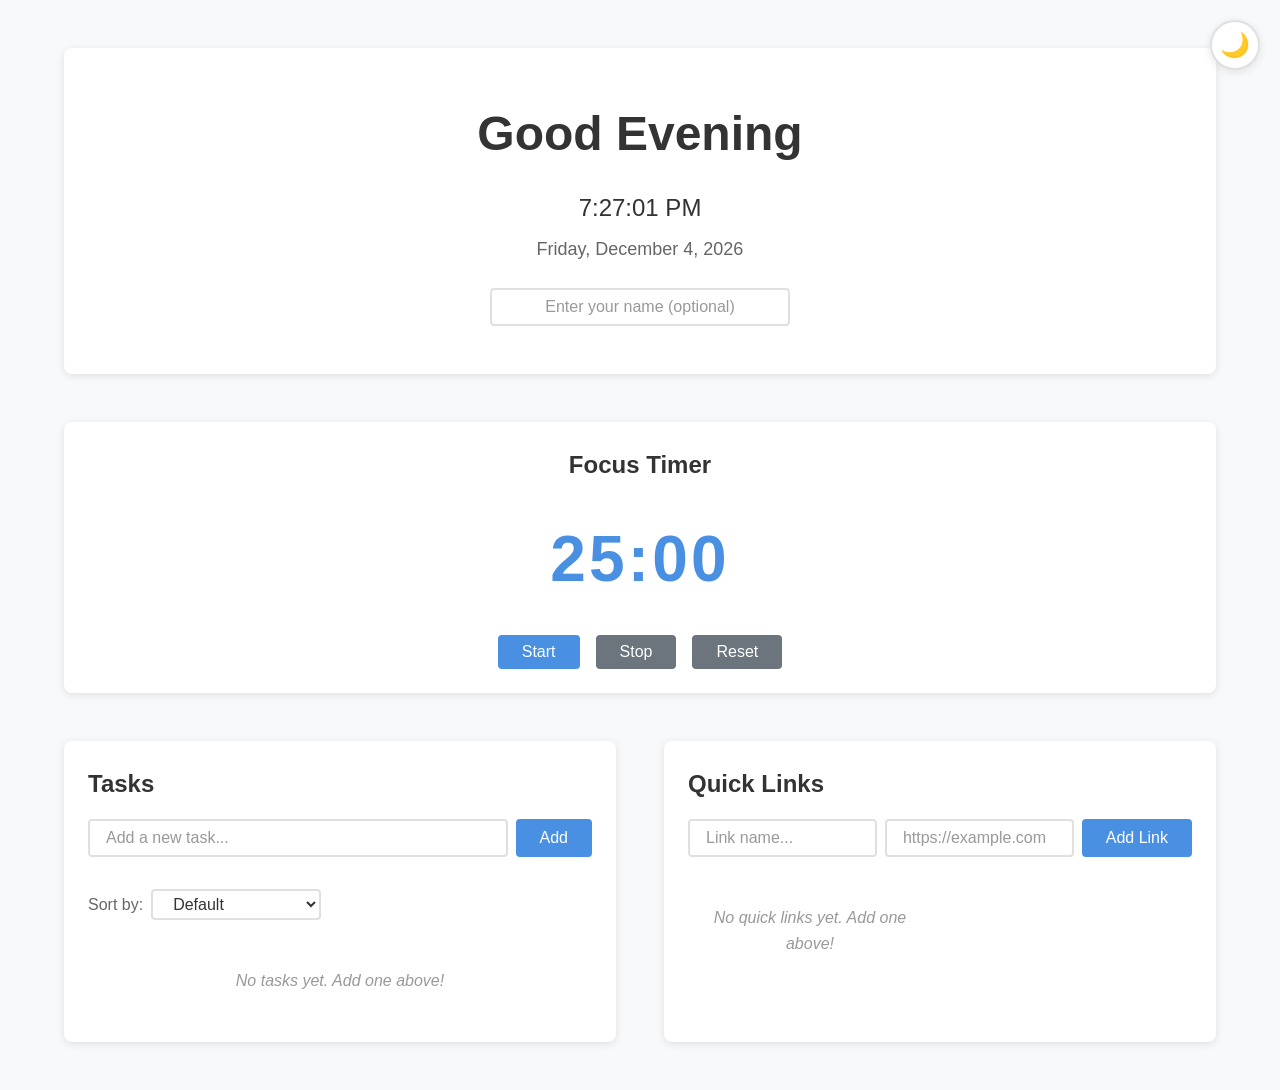
<file: index.html>
<!DOCTYPE html>
<html lang="en">
<head>
    <meta charset="UTF-8">
    <meta name="viewport" content="width=device-width, initial-scale=1.0">
    <meta name="description" content="A personal productivity dashboard with time display, focus timer, task list, and quick links">
    <title>Todo List Life Dashboard</title>
    <link rel="stylesheet" href="css/style.css">
</head>
<body>
    <!-- Theme Toggle Button -->
    <button id="theme-toggle" class="theme-toggle" aria-label="Toggle theme" title="Toggle light/dark theme">
        <span id="theme-icon">🌙</span>
    </button>

    <main class="dashboard">
        <!-- Greeting Display Section -->
        <section class="greeting-section" aria-label="Greeting and time display">
            <div id="greeting-container">
                <h1 id="greeting-text" class="greeting-text"></h1>
                <p id="time-display" class="time-display"></p>
                <p id="date-display" class="date-display"></p>
                <div class="name-input-container">
                    <input 
                        type="text" 
                        id="name-input" 
                        class="name-input" 
                        placeholder="Enter your name (optional)" 
                        aria-label="Your name"
                        autocomplete="off"
                    >
                </div>
            </div>
        </section>

        <!-- Focus Timer Section -->
        <section class="timer-section" aria-label="Focus timer">
            <div id="timer-container">
                <h2 class="section-title">Focus Timer</h2>
                <div id="timer-display" class="timer-display">25:00</div>
                <div class="timer-controls">
                    <button id="timer-start" class="btn btn-primary" aria-label="Start timer">Start</button>
                    <button id="timer-stop" class="btn btn-secondary" aria-label="Stop timer">Stop</button>
                    <button id="timer-reset" class="btn btn-secondary" aria-label="Reset timer">Reset</button>
                </div>
            </div>
        </section>

        <!-- Task List Section -->
        <section class="task-section" aria-label="Task list">
            <div id="task-container">
                <h2 class="section-title">Tasks</h2>
                <form id="task-form" class="task-form">
                    <input 
                        type="text" 
                        id="task-input" 
                        class="task-input" 
                        placeholder="Add a new task..." 
                        aria-label="New task text"
                        autocomplete="off"
                    >
                    <button type="submit" class="btn btn-primary" aria-label="Add task">Add</button>
                </form>
                <div class="task-sort-controls">
                    <label for="task-sort-select" class="sort-label">Sort by:</label>
                    <select id="task-sort-select" class="sort-select" aria-label="Sort tasks">
                        <option value="default">Default</option>
                        <option value="newest">Newest First</option>
                        <option value="oldest">Oldest First</option>
                        <option value="alpha">A-Z</option>
                        <option value="incomplete">Incomplete First</option>
                        <option value="completed">Completed First</option>
                    </select>
                </div>
                <ul id="task-list" class="task-list"></ul>
            </div>
        </section>

        <!-- Quick Links Section -->
        <section class="links-section" aria-label="Quick links">
            <div id="links-container">
                <h2 class="section-title">Quick Links</h2>
                <form id="link-form" class="link-form">
                    <input 
                        type="text" 
                        id="link-name-input" 
                        class="link-input" 
                        placeholder="Link name..." 
                        aria-label="Link name"
                        autocomplete="off"
                    >
                    <input 
                        type="url" 
                        id="link-url-input" 
                        class="link-input" 
                        placeholder="https://example.com" 
                        aria-label="Link URL"
                        autocomplete="off"
                    >
                    <button type="submit" class="btn btn-primary" aria-label="Add link">Add Link</button>
                </form>
                <div id="links-list" class="links-list"></div>
            </div>
        </section>
    </main>

    <script src="js/app.js"></script>
</body>
</html>
</file>
<file: css/style.css>
/* CSS Reset and Base Styles */
*,
*::before,
*::after {
  box-sizing: border-box;
  margin: 0;
  padding: 0;
}

/* Root Variables for Consistent Design */
:root {
  /* Theme Colors - Light Mode (Default) */
  --bg-primary: #f8f9fa;
  --bg-secondary: #ffffff;
  --text-primary: #333333;
  --text-secondary: #666666;
  --border-color: #e0e0e0;
  --accent-color: #4a90e2;
  
  /* Additional Color Variables */
  --color-primary: #4a90e2;
  --color-primary-hover: #357abd;
  --color-primary-active: #2868a8;
  --color-secondary: #6c757d;
  --color-secondary-hover: #5a6268;
  --color-success: #28a745;
  --color-danger: #dc3545;
  --color-danger-hover: #c82333;
  --color-text-light: #666666;
  --color-text-muted: #999999;
  --color-shadow: rgba(0, 0, 0, 0.1);
  --color-hover-bg: #e9ecef;
  
  --font-family: -apple-system, BlinkMacSystemFont, 'Segoe UI', Roboto, 'Helvetica Neue', Arial, sans-serif;
  --font-size-base: 16px;
  --font-size-small: 14px;
  --font-size-large: 18px;
  --font-size-xlarge: 24px;
  --font-size-xxlarge: 48px;
  
  --spacing-xs: 4px;
  --spacing-sm: 8px;
  --spacing-md: 16px;
  --spacing-lg: 24px;
  --spacing-xl: 32px;
  --spacing-xxl: 48px;
  
  --border-radius: 8px;
  --border-radius-sm: 4px;
  --transition: all 0.2s ease;
  
  /* Smooth theme transitions */
  transition: background-color 0.3s ease, color 0.3s ease;
}

/* Dark Theme Overrides */
.dark-theme {
  --bg-primary: #1a1a1a;
  --bg-secondary: #2d2d2d;
  --text-primary: #e0e0e0;
  --text-secondary: #a0a0a0;
  --border-color: #444444;
  --accent-color: #6ab0f3;
  
  --color-primary: #6ab0f3;
  --color-primary-hover: #8ac4f5;
  --color-primary-active: #4a9ae0;
  --color-text-light: #a0a0a0;
  --color-text-muted: #707070;
  --color-shadow: rgba(0, 0, 0, 0.3);
  --color-hover-bg: #3a3a3a;
}

/* Base Typography */
html {
  font-size: var(--font-size-base);
  line-height: 1.6;
}

body {
  font-family: var(--font-family);
  color: var(--text-primary);
  background-color: var(--bg-primary);
  min-height: 100vh;
  -webkit-font-smoothing: antialiased;
  -moz-osx-font-smoothing: grayscale;
  transition: background-color 0.3s ease, color 0.3s ease;
}

/* Main Dashboard Layout */
.dashboard {
  max-width: 1200px;
  margin: 0 auto;
  padding: var(--spacing-xl) var(--spacing-md);
  display: grid;
  grid-template-columns: 1fr;
  gap: var(--spacing-xl);
}

/* Section Styling */
section {
  background-color: var(--bg-secondary);
  border-radius: var(--border-radius);
  padding: var(--spacing-lg);
  box-shadow: 0 2px 8px var(--color-shadow);
  transition: background-color 0.3s ease;
}

.section-title {
  font-size: var(--font-size-xlarge);
  font-weight: 600;
  color: var(--text-primary);
  margin-bottom: var(--spacing-md);
  transition: color 0.3s ease;
}

/* Greeting Section */
.greeting-section {
  text-align: center;
  padding: var(--spacing-xxl) var(--spacing-lg);
}

.greeting-text {
  font-size: var(--font-size-xxlarge);
  font-weight: 700;
  color: var(--text-primary);
  margin-bottom: var(--spacing-md);
  transition: color 0.3s ease;
}

.time-display {
  font-size: var(--font-size-xlarge);
  font-weight: 500;
  color: var(--text-primary);
  margin-bottom: var(--spacing-sm);
  transition: color 0.3s ease;
}

.date-display {
  font-size: var(--font-size-large);
  color: var(--text-secondary);
  margin-bottom: var(--spacing-lg);
  transition: color 0.3s ease;
}

.name-input-container {
  margin-top: var(--spacing-lg);
  display: flex;
  justify-content: center;
}

.name-input {
  max-width: 300px;
  width: 100%;
  padding: var(--spacing-sm) var(--spacing-md);
  font-size: var(--font-size-base);
  font-family: var(--font-family);
  border: 2px solid var(--border-color);
  border-radius: var(--border-radius-sm);
  outline: none;
  transition: var(--transition);
  background-color: var(--bg-secondary);
  color: var(--text-primary);
  text-align: center;
}

.name-input:focus {
  border-color: var(--accent-color);
  box-shadow: 0 0 0 3px rgba(74, 144, 226, 0.1);
}

.name-input::placeholder {
  color: var(--color-text-muted);
}

/* Focus Timer Section */
.timer-section {
  text-align: center;
}

.timer-display {
  font-size: 64px;
  font-weight: 700;
  color: var(--color-primary);
  margin: var(--spacing-lg) 0;
  font-variant-numeric: tabular-nums;
  letter-spacing: 0.05em;
}

.timer-controls {
  display: flex;
  gap: var(--spacing-md);
  justify-content: center;
  flex-wrap: wrap;
}

/* Button Styles */
.btn {
  padding: var(--spacing-sm) var(--spacing-lg);
  font-size: var(--font-size-base);
  font-weight: 500;
  font-family: var(--font-family);
  border: none;
  border-radius: var(--border-radius-sm);
  cursor: pointer;
  transition: var(--transition);
  outline: none;
}

.btn:focus-visible {
  outline: 2px solid var(--accent-color);
  outline-offset: 2px;
}

.btn-primary {
  background-color: var(--color-primary);
  color: var(--bg-secondary);
}

.btn-primary:hover {
  background-color: var(--color-primary-hover);
  transform: translateY(-1px);
  box-shadow: 0 4px 8px var(--color-shadow);
}

.btn-primary:active {
  background-color: var(--color-primary-active);
  transform: translateY(0);
  box-shadow: 0 2px 4px var(--color-shadow);
}

.btn-secondary {
  background-color: var(--color-secondary);
  color: var(--bg-secondary);
}

.btn-secondary:hover {
  background-color: var(--color-secondary-hover);
  transform: translateY(-1px);
  box-shadow: 0 4px 8px var(--color-shadow);
}

.btn-secondary:active {
  transform: translateY(0);
  box-shadow: 0 2px 4px var(--color-shadow);
}

/* Task Section */
.task-form {
  display: flex;
  gap: var(--spacing-sm);
  margin-bottom: var(--spacing-lg);
}

.task-input {
  flex: 1;
  padding: var(--spacing-sm) var(--spacing-md);
  font-size: var(--font-size-base);
  font-family: var(--font-family);
  border: 2px solid var(--border-color);
  border-radius: var(--border-radius-sm);
  outline: none;
  transition: var(--transition);
  background-color: var(--bg-secondary);
  color: var(--text-primary);
}

.task-input:focus {
  border-color: var(--accent-color);
  box-shadow: 0 0 0 3px rgba(74, 144, 226, 0.1);
}

.task-input::placeholder {
  color: var(--color-text-muted);
}

.task-sort-controls {
  display: flex;
  align-items: center;
  gap: var(--spacing-sm);
  margin-bottom: var(--spacing-md);
  padding: var(--spacing-sm) 0;
}

.sort-label {
  font-size: var(--font-size-base);
  font-weight: 500;
  color: var(--text-secondary);
  transition: color 0.3s ease;
}

.sort-select {
  padding: var(--spacing-xs) var(--spacing-md);
  font-size: var(--font-size-base);
  font-family: var(--font-family);
  border: 2px solid var(--border-color);
  border-radius: var(--border-radius-sm);
  background-color: var(--bg-secondary);
  color: var(--text-primary);
  cursor: pointer;
  outline: none;
  transition: var(--transition);
}

.sort-select:hover {
  border-color: var(--accent-color);
}

.sort-select:focus {
  border-color: var(--accent-color);
  box-shadow: 0 0 0 3px rgba(74, 144, 226, 0.1);
}

.task-list {
  list-style: none;
  display: flex;
  flex-direction: column;
  gap: var(--spacing-sm);
}

.task-empty {
  color: var(--color-text-muted);
  font-style: italic;
  text-align: center;
  padding: var(--spacing-lg);
  list-style: none;
}

.task-item {
  display: flex;
  align-items: center;
  gap: var(--spacing-md);
  padding: var(--spacing-md);
  background-color: var(--bg-primary);
  border-radius: var(--border-radius-sm);
  transition: var(--transition);
}

.task-item:hover {
  background-color: var(--color-hover-bg);
  transform: translateX(4px);
}

.task-item.completed .task-text {
  text-decoration: line-through;
  color: var(--color-text-muted);
}

.task-checkbox {
  width: 20px;
  height: 20px;
  cursor: pointer;
  accent-color: var(--color-success);
}

.task-text {
  flex: 1;
  font-size: var(--font-size-base);
  color: var(--text-primary);
  word-break: break-word;
  transition: color 0.3s ease;
}

.task-edit-input {
  flex: 1;
  padding: var(--spacing-xs) var(--spacing-sm);
  font-size: var(--font-size-base);
  font-family: var(--font-family);
  border: 2px solid var(--accent-color);
  border-radius: var(--border-radius-sm);
  outline: none;
  background-color: var(--bg-secondary);
  color: var(--text-primary);
}

.btn-delete {
  width: 28px;
  height: 28px;
  padding: 0;
  font-size: 20px;
  line-height: 1;
  background-color: transparent;
  color: var(--color-danger);
  border: none;
  border-radius: var(--border-radius-sm);
  cursor: pointer;
  transition: var(--transition);
  display: flex;
  align-items: center;
  justify-content: center;
}

.btn-delete:hover {
  background-color: var(--color-danger);
  color: var(--color-white);
  transform: scale(1.1);
}

.btn-delete:active {
  transform: scale(1);
}

.task-actions {
  display: flex;
  gap: var(--spacing-sm);
}

.btn-icon {
  padding: var(--spacing-xs) var(--spacing-sm);
  font-size: var(--font-size-small);
  background-color: transparent;
  color: var(--text-secondary);
  border: 1px solid var(--border-color);
  border-radius: var(--border-radius-sm);
  cursor: pointer;
  transition: var(--transition);
}

.btn-icon:hover {
  background-color: var(--bg-primary);
  color: var(--text-primary);
  border-color: var(--text-secondary);
}

.btn-icon.delete:hover {
  background-color: var(--color-danger);
  color: var(--bg-secondary);
  border-color: var(--color-danger);
}

/* Quick Links Section */
.link-form {
  display: flex;
  gap: var(--spacing-sm);
  margin-bottom: var(--spacing-lg);
  flex-wrap: wrap;
}

.link-input {
  flex: 1;
  min-width: 150px;
  padding: var(--spacing-sm) var(--spacing-md);
  font-size: var(--font-size-base);
  font-family: var(--font-family);
  border: 2px solid var(--border-color);
  border-radius: var(--border-radius-sm);
  outline: none;
  transition: var(--transition);
  background-color: var(--bg-secondary);
  color: var(--text-primary);
}

.link-input:focus {
  border-color: var(--accent-color);
  box-shadow: 0 0 0 3px rgba(74, 144, 226, 0.1);
}

.link-input::placeholder {
  color: var(--color-text-muted);
}

.links-list {
  display: grid;
  grid-template-columns: repeat(auto-fill, minmax(200px, 1fr));
  gap: var(--spacing-md);
}

.links-empty {
  color: var(--color-text-muted);
  font-style: italic;
  text-align: center;
  padding: var(--spacing-lg);
}

.link-item {
  position: relative;
  display: flex;
  align-items: center;
  gap: var(--spacing-sm);
  padding: var(--spacing-sm);
  background-color: var(--bg-primary);
  border-radius: var(--border-radius-sm);
  transition: var(--transition);
}

.link-item:hover {
  background-color: var(--color-hover-bg);
}

.btn-link {
  flex: 1;
  padding: var(--spacing-md);
  font-size: var(--font-size-base);
  font-weight: 500;
  font-family: var(--font-family);
  background-color: var(--color-primary);
  color: var(--bg-secondary);
  border: none;
  border-radius: var(--border-radius-sm);
  cursor: pointer;
  transition: var(--transition);
  text-align: center;
  text-decoration: none;
  word-break: break-word;
}

.btn-link:hover {
  background-color: var(--color-primary-hover);
  transform: translateY(-2px);
  box-shadow: 0 4px 12px var(--color-shadow);
}

.btn-link:active {
  background-color: var(--color-primary-active);
  transform: translateY(0);
  box-shadow: 0 2px 4px var(--color-shadow);
}

.btn-delete-link {
  width: 28px;
  height: 28px;
  padding: 0;
  font-size: 20px;
  line-height: 1;
  background-color: transparent;
  color: var(--color-danger);
  border: none;
  border-radius: var(--border-radius-sm);
  cursor: pointer;
  transition: var(--transition);
  display: flex;
  align-items: center;
  justify-content: center;
}

.btn-delete-link:hover {
  background-color: var(--color-danger);
  color: var(--color-white);
  transform: scale(1.1);
}

.btn-delete-link:active {
  transform: scale(1);
}

/* Responsive Design */
@media (min-width: 768px) {
  .dashboard {
    grid-template-columns: 1fr 1fr;
    padding: var(--spacing-xxl) var(--spacing-lg);
  }
  
  .greeting-section {
    grid-column: 1 / -1;
  }
  
  .timer-section {
    grid-column: 1 / -1;
  }
}

@media (min-width: 1024px) {
  .dashboard {
    gap: var(--spacing-xxl);
  }
}

/* Accessibility and Focus States */
*:focus-visible {
  outline: 2px solid var(--accent-color);
  outline-offset: 2px;
}

/* Smooth Scrolling */
html {
  scroll-behavior: smooth;
}

/* Print Styles */
@media print {
  body {
    background-color: var(--bg-secondary);
  }
  
  section {
    box-shadow: none;
    border: 1px solid var(--border-color);
  }
  
  .timer-controls,
  .task-form,
  .link-form,
  .task-actions,
  .btn-delete,
  .btn-delete-link {
    display: none;
  }
}

/* Theme Toggle Button Styles */
.theme-toggle {
  position: fixed;
  top: 20px;
  right: 20px;
  width: 50px;
  height: 50px;
  border-radius: 50%;
  background-color: var(--bg-secondary);
  border: 2px solid var(--border-color);
  cursor: pointer;
  display: flex;
  align-items: center;
  justify-content: center;
  font-size: 24px;
  transition: transform 0.3s ease, box-shadow 0.2s ease, border-color 0.2s ease;
  box-shadow: 0 2px 8px var(--color-shadow);
  z-index: 1000;
}

.theme-toggle:hover {
  transform: scale(1.1);
  box-shadow: 0 4px 12px var(--color-shadow);
  border-color: var(--accent-color);
}

.theme-toggle:active {
  transform: scale(1);
}

.theme-toggle:focus-visible {
  outline: 2px solid var(--accent-color);
  outline-offset: 2px;
}
</file>
